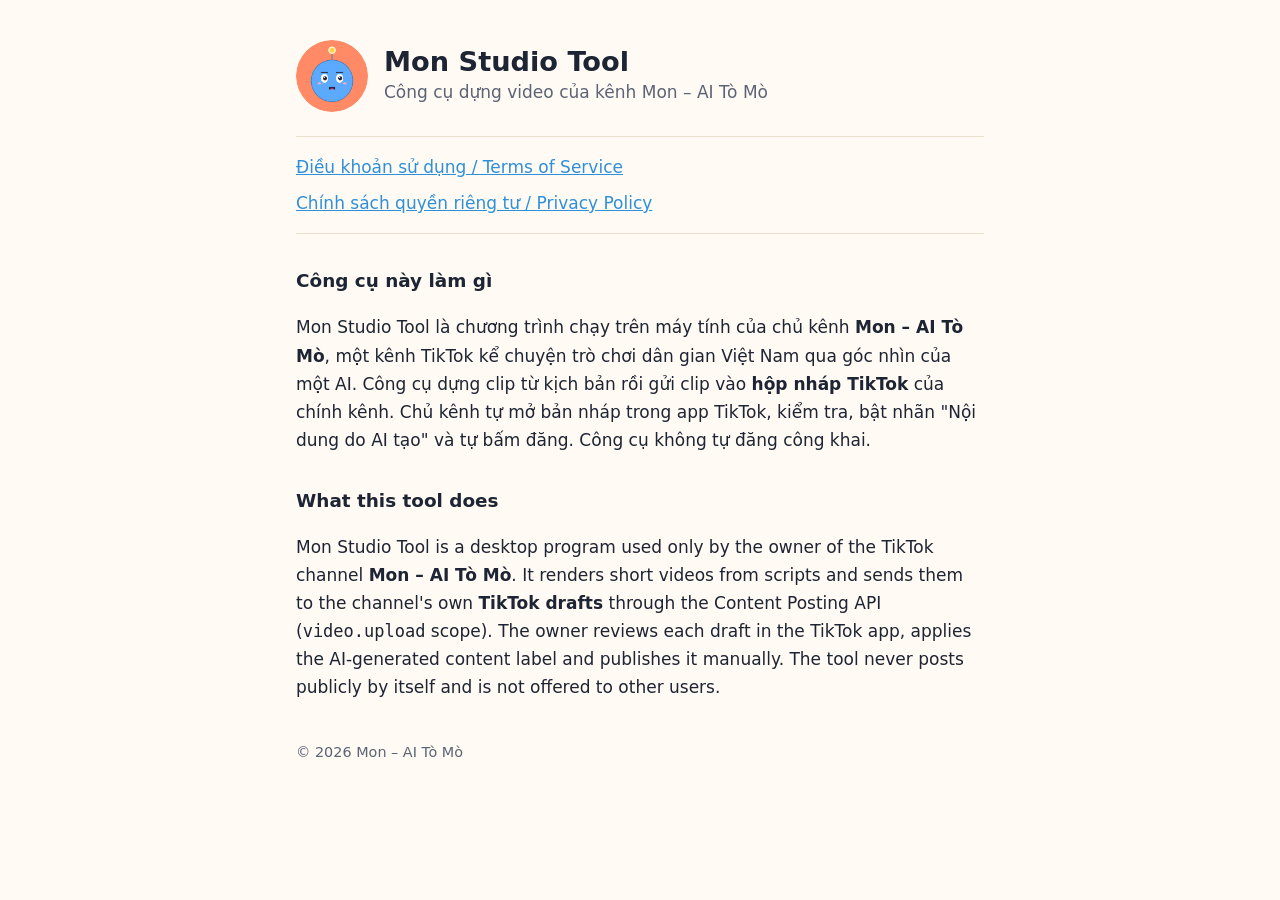
<file: index.html>
<!doctype html>
<html lang="vi">
<head>
<meta charset="utf-8">
<meta name="viewport" content="width=device-width, initial-scale=1">
<title>Mon Studio Tool</title>
<link rel="icon" href="icon.png">
<link rel="stylesheet" href="style.css">
</head>
<body>
<main>
  <header>
    <img src="icon.png" alt="Mon, chú robot AI của kênh">
    <div>
      <h1>Mon Studio Tool</h1>
      <div class="muted">Công cụ dựng video của kênh Mon – AI Tò Mò</div>
    </div>
  </header>

  <nav>
    <a href="terms.html">Điều khoản sử dụng / Terms of Service</a>
    <a href="privacy.html">Chính sách quyền riêng tư / Privacy Policy</a>
  </nav>

  <h2>Công cụ này làm gì</h2>
  <p>Mon Studio Tool là chương trình chạy trên máy tính của chủ kênh <strong>Mon – AI Tò Mò</strong>, một kênh TikTok
    kể chuyện trò chơi dân gian Việt Nam qua góc nhìn của một AI. Công cụ dựng clip từ kịch bản rồi gửi clip vào
    <strong>hộp nháp TikTok</strong> của chính kênh. Chủ kênh tự mở bản nháp trong app TikTok, kiểm tra, bật nhãn
    "Nội dung do AI tạo" và tự bấm đăng. Công cụ không tự đăng công khai.</p>

  <h2>What this tool does</h2>
  <p>Mon Studio Tool is a desktop program used only by the owner of the TikTok channel <strong>Mon – AI Tò Mò</strong>.
    It renders short videos from scripts and sends them to the channel's own <strong>TikTok drafts</strong> through the
    Content Posting API (<code>video.upload</code> scope). The owner reviews each draft in the TikTok app, applies the
    AI-generated content label and publishes it manually. The tool never posts publicly by itself and is not offered
    to other users.</p>

  <footer>© 2026 Mon – AI Tò Mò</footer>
</main>
</body>
</html>
</file>
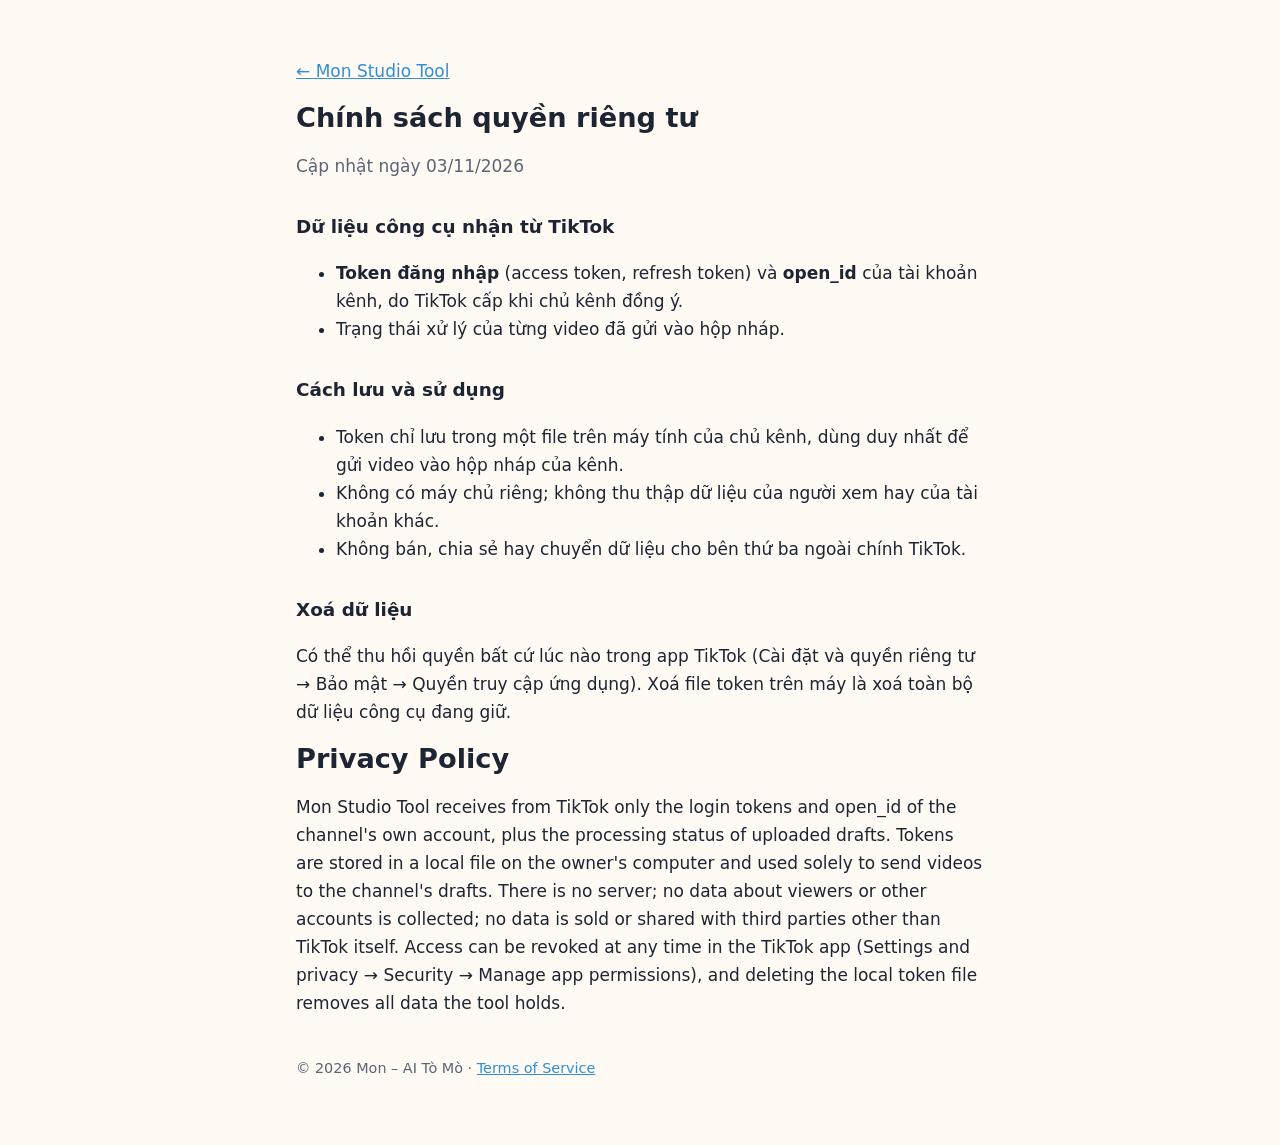
<file: privacy.html>
<!doctype html>
<html lang="vi">
<head>
<meta charset="utf-8">
<meta name="viewport" content="width=device-width, initial-scale=1">
<title>Quyền riêng tư – Mon Studio Tool</title>
<link rel="icon" href="icon.png">
<link rel="stylesheet" href="style.css">
</head>
<body>
<main>
  <p><a href="index.html">← Mon Studio Tool</a></p>
  <h1>Chính sách quyền riêng tư</h1>
  <p class="muted">Cập nhật ngày 03/11/2026</p>

  <h2>Dữ liệu công cụ nhận từ TikTok</h2>
  <ul>
    <li><strong>Token đăng nhập</strong> (access token, refresh token) và <strong>open_id</strong> của tài khoản kênh,
      do TikTok cấp khi chủ kênh đồng ý.</li>
    <li>Trạng thái xử lý của từng video đã gửi vào hộp nháp.</li>
  </ul>

  <h2>Cách lưu và sử dụng</h2>
  <ul>
    <li>Token chỉ lưu trong một file trên máy tính của chủ kênh, dùng duy nhất để gửi video vào hộp nháp của kênh.</li>
    <li>Không có máy chủ riêng; không thu thập dữ liệu của người xem hay của tài khoản khác.</li>
    <li>Không bán, chia sẻ hay chuyển dữ liệu cho bên thứ ba ngoài chính TikTok.</li>
  </ul>

  <h2>Xoá dữ liệu</h2>
  <p>Có thể thu hồi quyền bất cứ lúc nào trong app TikTok (Cài đặt và quyền riêng tư → Bảo mật → Quyền truy cập ứng
    dụng). Xoá file token trên máy là xoá toàn bộ dữ liệu công cụ đang giữ.</p>

  <h1>Privacy Policy</h1>
  <p>Mon Studio Tool receives from TikTok only the login tokens and open_id of the channel's own account, plus the
    processing status of uploaded drafts. Tokens are stored in a local file on the owner's computer and used solely to
    send videos to the channel's drafts. There is no server; no data about viewers or other accounts is collected; no
    data is sold or shared with third parties other than TikTok itself. Access can be revoked at any time in the
    TikTok app (Settings and privacy → Security → Manage app permissions), and deleting the local token file removes
    all data the tool holds.</p>

  <footer>© 2026 Mon – AI Tò Mò · <a href="terms.html">Terms of Service</a></footer>
</main>
</body>
</html>
</file>
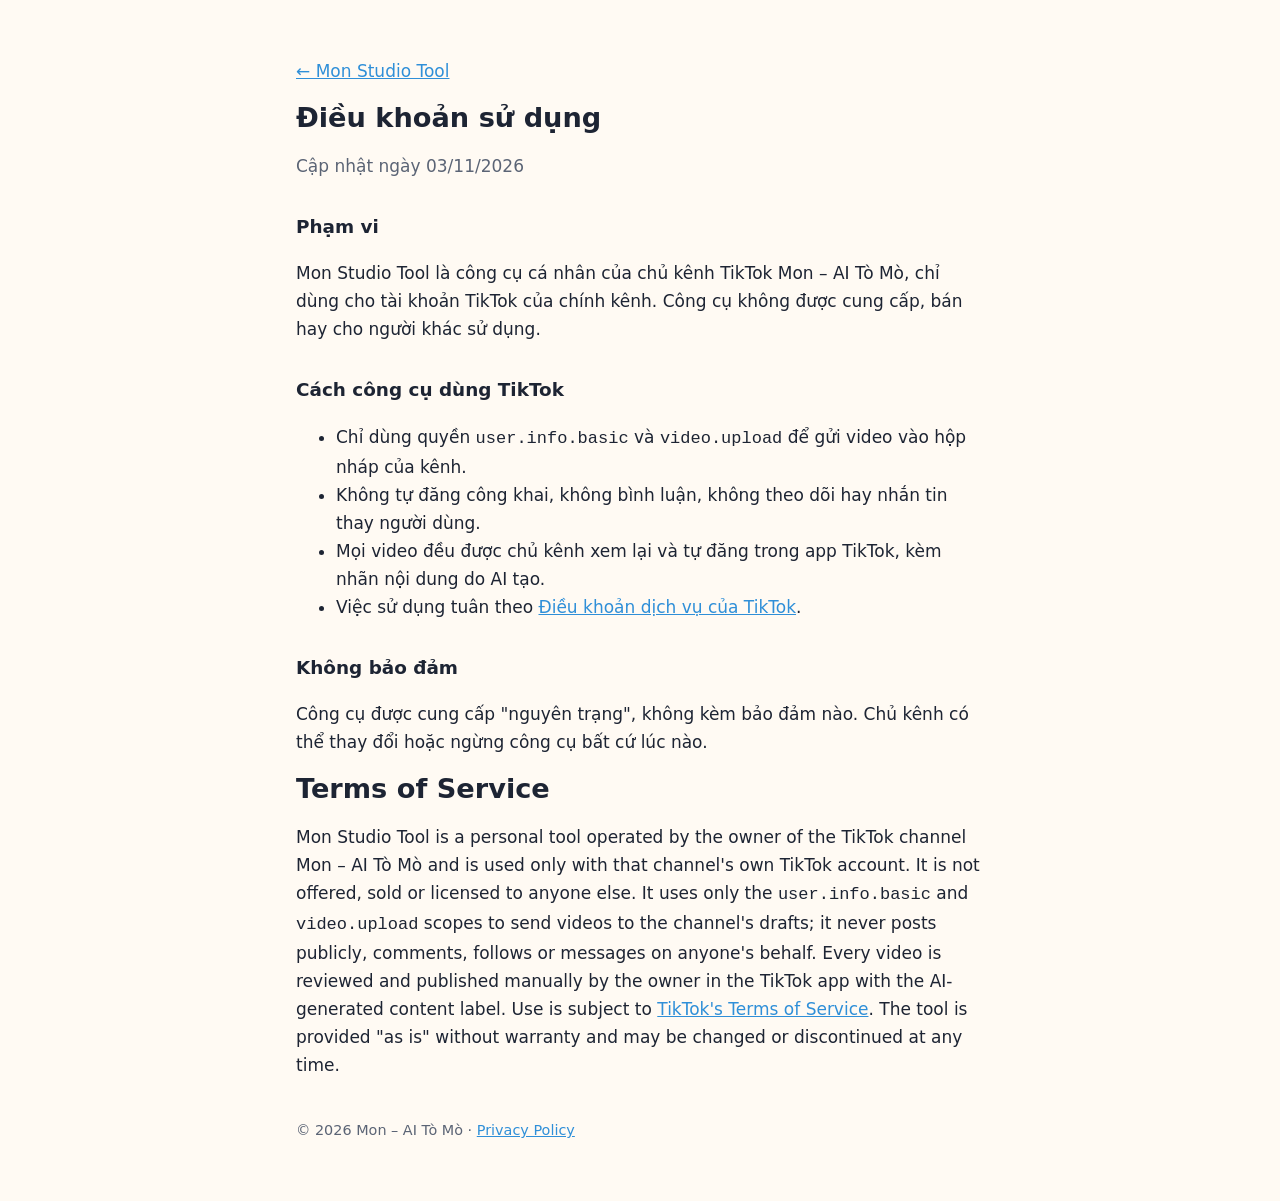
<file: terms.html>
<!doctype html>
<html lang="vi">
<head>
<meta charset="utf-8">
<meta name="viewport" content="width=device-width, initial-scale=1">
<title>Điều khoản – Mon Studio Tool</title>
<link rel="icon" href="icon.png">
<link rel="stylesheet" href="style.css">
</head>
<body>
<main>
  <p><a href="index.html">← Mon Studio Tool</a></p>
  <h1>Điều khoản sử dụng</h1>
  <p class="muted">Cập nhật ngày 03/11/2026</p>

  <h2>Phạm vi</h2>
  <p>Mon Studio Tool là công cụ cá nhân của chủ kênh TikTok Mon – AI Tò Mò, chỉ dùng cho tài khoản TikTok của chính
    kênh. Công cụ không được cung cấp, bán hay cho người khác sử dụng.</p>

  <h2>Cách công cụ dùng TikTok</h2>
  <ul>
    <li>Chỉ dùng quyền <code>user.info.basic</code> và <code>video.upload</code> để gửi video vào hộp nháp của kênh.</li>
    <li>Không tự đăng công khai, không bình luận, không theo dõi hay nhắn tin thay người dùng.</li>
    <li>Mọi video đều được chủ kênh xem lại và tự đăng trong app TikTok, kèm nhãn nội dung do AI tạo.</li>
    <li>Việc sử dụng tuân theo <a href="https://www.tiktok.com/legal/terms-of-service">Điều khoản dịch vụ của TikTok</a>.</li>
  </ul>

  <h2>Không bảo đảm</h2>
  <p>Công cụ được cung cấp "nguyên trạng", không kèm bảo đảm nào. Chủ kênh có thể thay đổi hoặc ngừng công cụ bất cứ lúc nào.</p>

  <h1>Terms of Service</h1>
  <p>Mon Studio Tool is a personal tool operated by the owner of the TikTok channel Mon – AI Tò Mò and is used only
    with that channel's own TikTok account. It is not offered, sold or licensed to anyone else. It uses only the
    <code>user.info.basic</code> and <code>video.upload</code> scopes to send videos to the channel's drafts; it never
    posts publicly, comments, follows or messages on anyone's behalf. Every video is reviewed and published manually
    by the owner in the TikTok app with the AI-generated content label. Use is subject to
    <a href="https://www.tiktok.com/legal/terms-of-service">TikTok's Terms of Service</a>. The tool is provided "as is"
    without warranty and may be changed or discontinued at any time.</p>

  <footer>© 2026 Mon – AI Tò Mò · <a href="privacy.html">Privacy Policy</a></footer>
</main>
</body>
</html>
</file>
<file: style.css>
:root { --ink: #1d2433; --muted: #5b6475; --bg: #fffaf3; --mon: #2f8fd8; --line: #eadfce; }
@media (prefers-color-scheme: dark) {
  :root { --ink: #ece7df; --muted: #a9a294; --bg: #1a1c22; --mon: #6cb6f0; --line: #343844; }
}
* { box-sizing: border-box; }
body { margin: 0; background: var(--bg); color: var(--ink); font: 17px/1.65 system-ui, "Segoe UI", Roboto, sans-serif; }
main { max-width: 720px; margin: 0 auto; padding: 40px 16px 64px; }
header { display: flex; align-items: center; gap: 16px; margin-bottom: 24px; }
header img { width: 72px; height: 72px; border-radius: 50%; }
h1 { margin: 0; font-size: 1.7rem; line-height: 1.2; }
h2 { margin-top: 2rem; font-size: 1.15rem; }
a { color: var(--mon); }
.muted { color: var(--muted); }
nav { display: flex; flex-wrap: wrap; gap: 8px 20px; padding: 16px 0; border-top: 1px solid var(--line); border-bottom: 1px solid var(--line); }
footer { margin-top: 40px; font-size: 0.9rem; color: var(--muted); }
</file>
